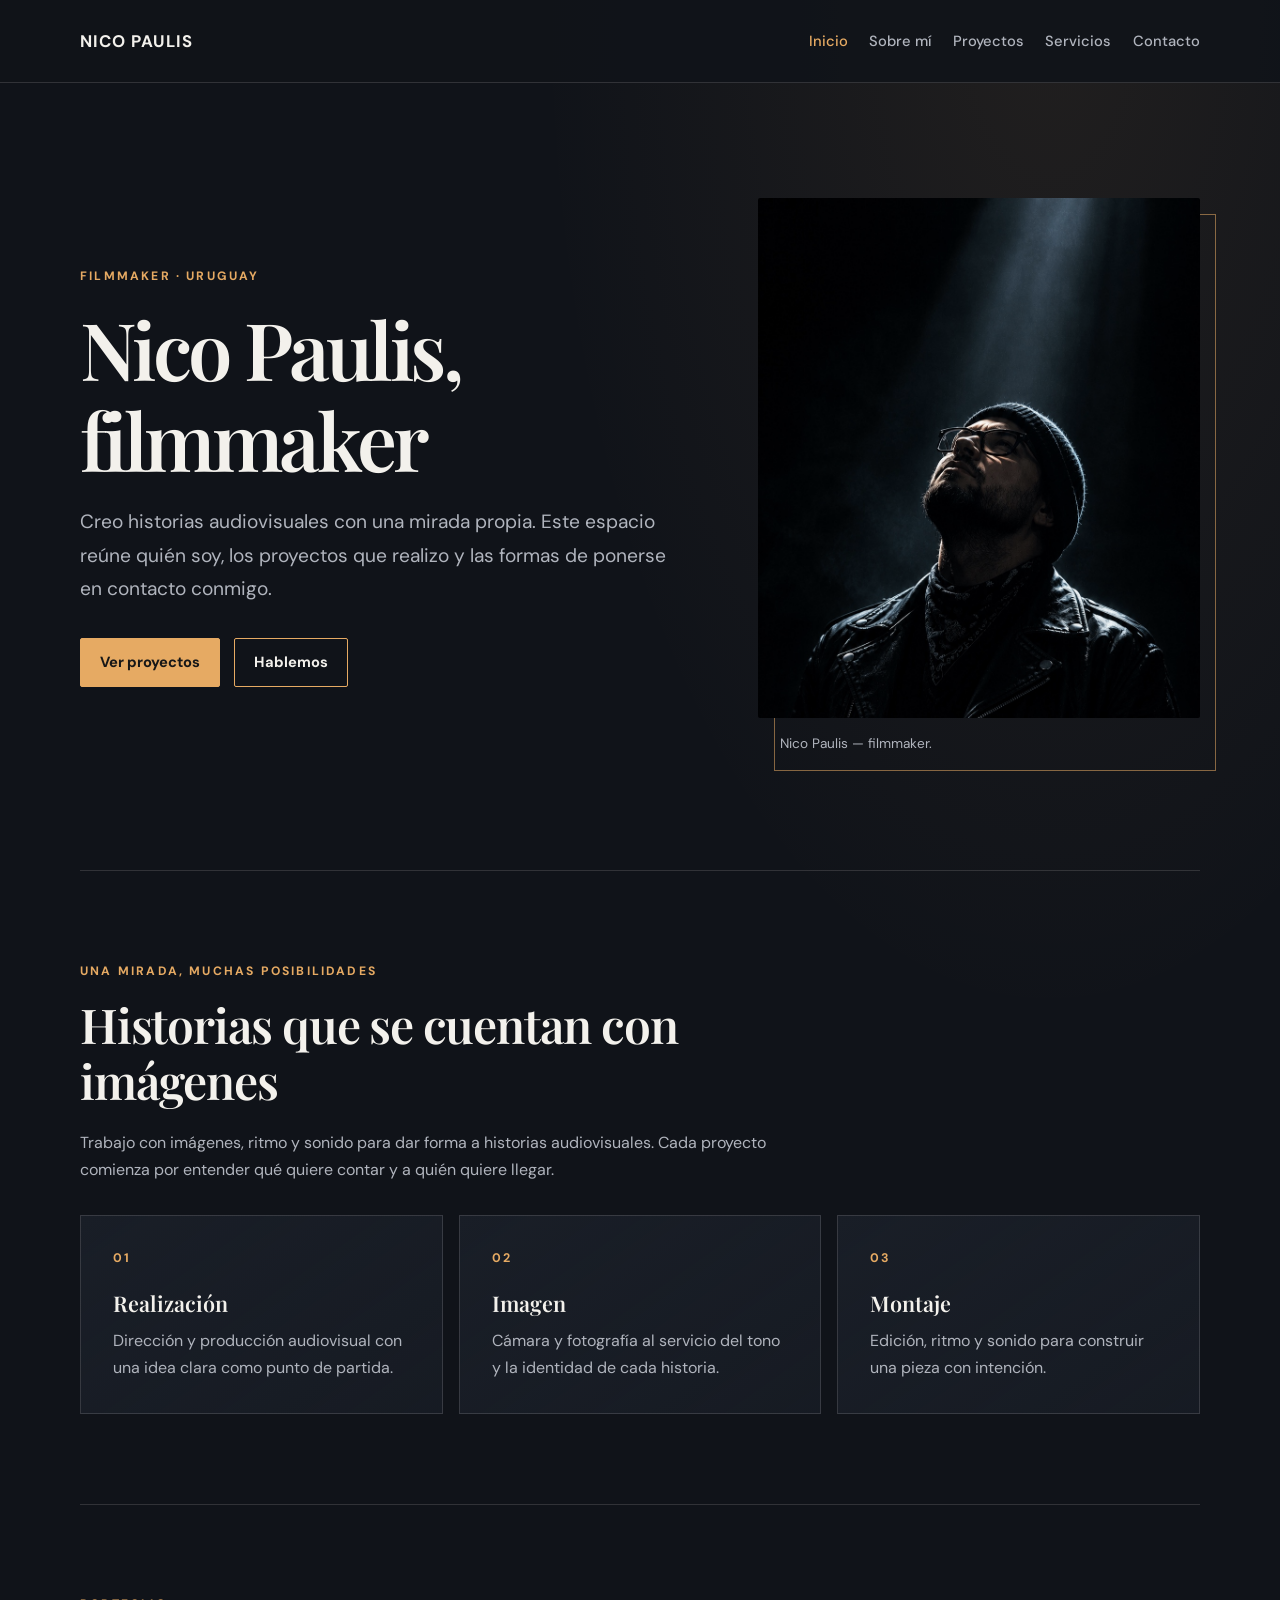
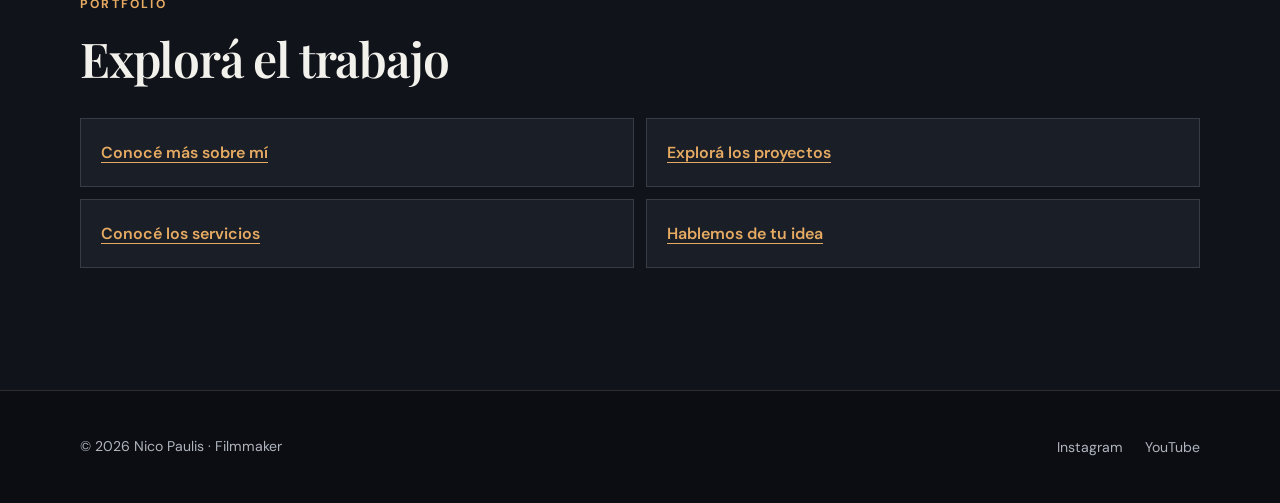
<file: index.html>
<!DOCTYPE html>
<html lang="es">
<head>
  <meta charset="UTF-8">
  <meta name="viewport" content="width=device-width, initial-scale=1.0">
  <meta name="description" content="Portfolio audiovisual de Nico Paulis, filmmaker.">
  <title>Nico Paulis | Filmmaker</title>
  <link rel="preconnect" href="https://fonts.googleapis.com">
  <link rel="preconnect" href="https://fonts.gstatic.com" crossorigin>
  <link href="https://fonts.googleapis.com/css2?family=DM+Sans:wght@400;500;600;700&family=Playfair+Display:wght@500;600;700&display=swap" rel="stylesheet">
  <link rel="stylesheet" href="styles/styles.css">
</head>
<body class="home-page">
  <header class="site-header">
    <div class="container header-inner">
      <a class="brand" href="index.html" aria-label="Nico Paulis, inicio">Nico Paulis</a>
      <nav class="site-nav" aria-label="Navegación principal">
        <ul>
          <li><a href="index.html" aria-current="page">Inicio</a></li>
          <li><a href="pages/sobre-mi.html">Sobre mí</a></li>
          <li><a href="pages/proyectos.html">Proyectos</a></li>
          <li><a href="pages/servicios.html">Servicios</a></li>
          <li><a href="pages/contacto.html">Contacto</a></li>
        </ul>
      </nav>
    </div>
  </header>

  <main class="page-shell">
    <section class="page-hero" aria-labelledby="titulo-principal">
      <div class="hero-copy">
        <p class="eyebrow">Filmmaker · Uruguay</p>
        <h1 id="titulo-principal">Nico Paulis, filmmaker</h1>
        <p class="lead">Creo historias audiovisuales con una mirada propia. Este espacio reúne quién soy, los proyectos que realizo y las formas de ponerse en contacto conmigo.</p>
        <div class="hero-actions">
          <a class="button" href="pages/proyectos.html">Ver proyectos</a>
          <a class="button button--secondary" href="pages/contacto.html">Hablemos</a>
        </div>
      </div>
      <figure class="hero-media">
        <img src="assets/nico-paulis.jpg" alt="Retrato de Nico Paulis mirando hacia una luz.">
        <figcaption>Nico Paulis — filmmaker.</figcaption>
      </figure>
    </section>

    <section class="content-section" aria-labelledby="titulo-mirada">
      <div class="section-intro">
        <p class="eyebrow">Una mirada, muchas posibilidades</p>
        <h2 id="titulo-mirada">Historias que se cuentan con imágenes</h2>
        <p>Trabajo con imágenes, ritmo y sonido para dar forma a historias audiovisuales. Cada proyecto comienza por entender qué quiere contar y a quién quiere llegar.</p>
      </div>
      <div class="card-grid">
        <article class="card">
          <span class="card-number">01</span>
          <h3>Realización</h3>
          <p>Dirección y producción audiovisual con una idea clara como punto de partida.</p>
        </article>
        <article class="card">
          <span class="card-number">02</span>
          <h3>Imagen</h3>
          <p>Cámara y fotografía al servicio del tono y la identidad de cada historia.</p>
        </article>
        <article class="card">
          <span class="card-number">03</span>
          <h3>Montaje</h3>
          <p>Edición, ritmo y sonido para construir una pieza con intención.</p>
        </article>
      </div>
    </section>

    <section class="content-section" aria-labelledby="titulo-explorar">
      <div class="section-intro">
        <p class="eyebrow">Portfolio</p>
        <h2 id="titulo-explorar">Explorá el trabajo</h2>
      </div>
      <ul class="pill-list">
        <li><a class="text-link" href="pages/sobre-mi.html">Conocé más sobre mí</a></li>
        <li><a class="text-link" href="pages/proyectos.html">Explorá los proyectos</a></li>
        <li><a class="text-link" href="pages/servicios.html">Conocé los servicios</a></li>
        <li><a class="text-link" href="pages/contacto.html">Hablemos de tu idea</a></li>
      </ul>
    </section>
  </main>

  <footer class="site-footer">
    <div class="container footer-inner">
      <p>© 2026 Nico Paulis · Filmmaker</p>
      <nav class="footer-nav" aria-label="Redes sociales">
        <ul>
          <li><a href="https://www.instagram.com/nicopaulisfoto/">Instagram</a></li>
          <li><a href="https://www.youtube.com/">YouTube</a></li>
        </ul>
      </nav>
    </div>
  </footer>
</body>
</html>
</file>
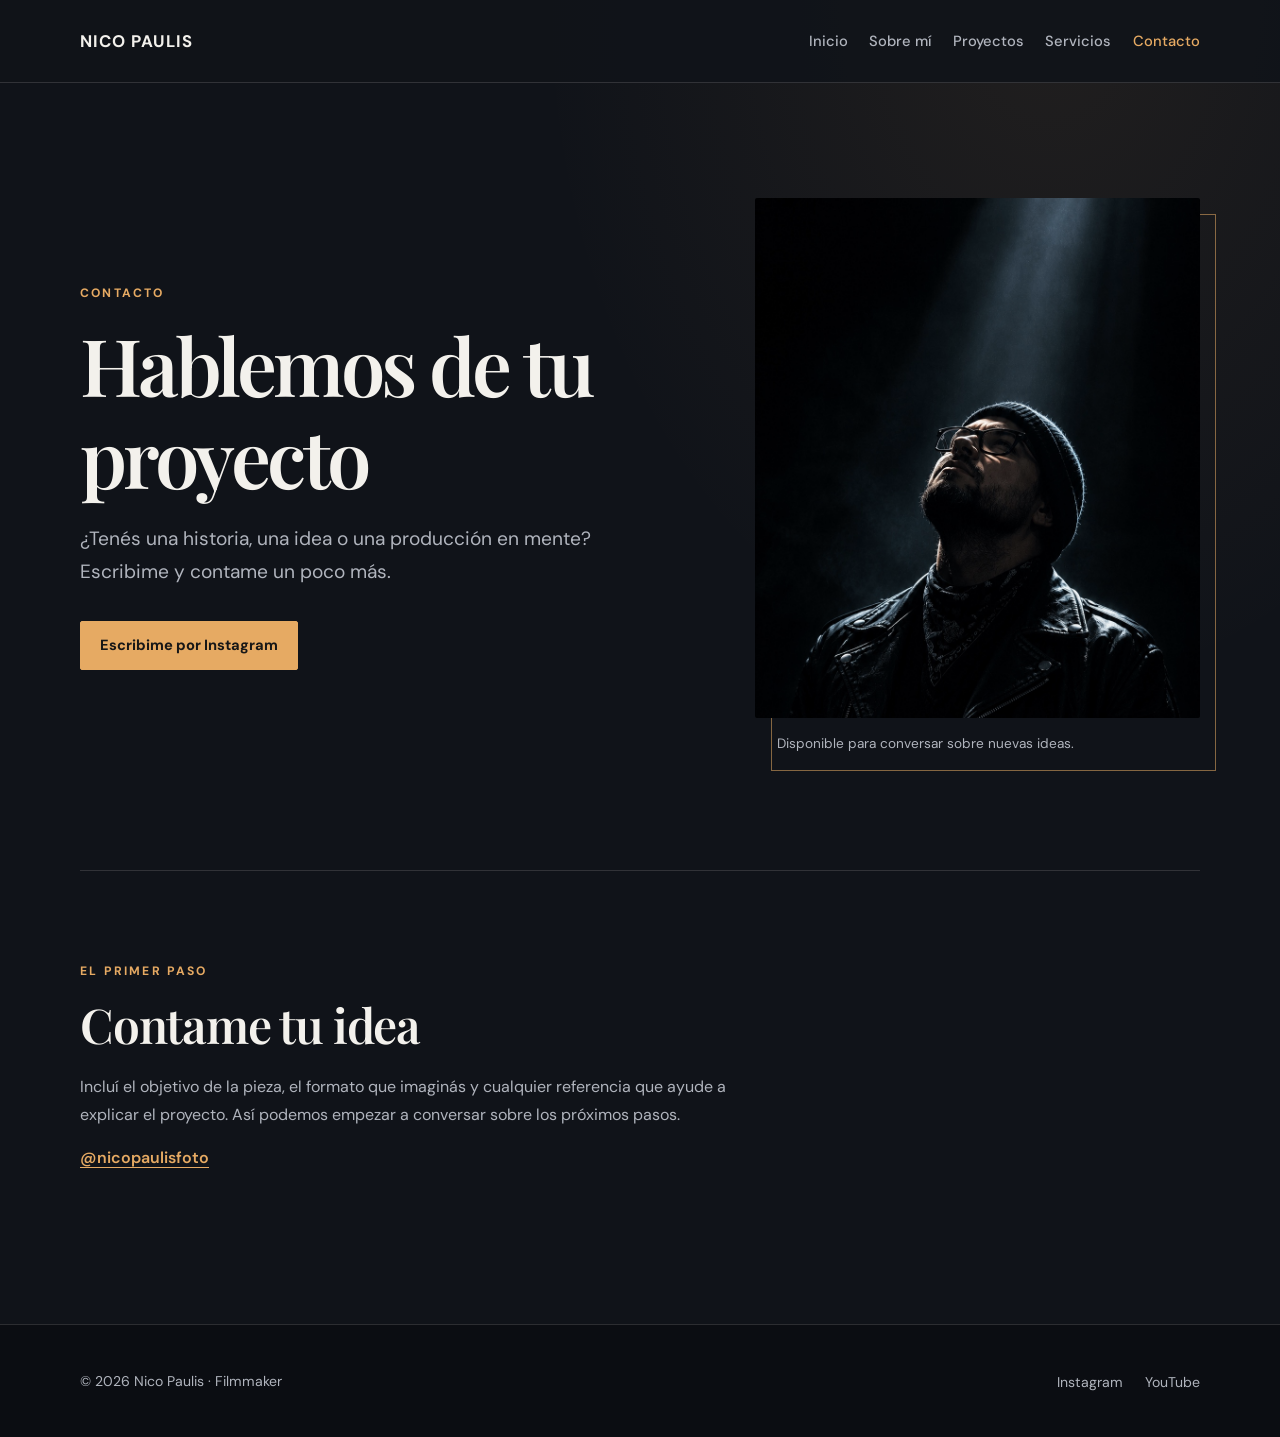
<file: pages/contacto.html>
<!DOCTYPE html>
<html lang="es">
<head>
  <meta charset="UTF-8">
  <meta name="viewport" content="width=device-width, initial-scale=1.0">
  <meta name="description" content="Contactá a Nico Paulis para hablar de un proyecto audiovisual.">
  <title>Contacto | Nico Paulis</title>
  <link rel="preconnect" href="https://fonts.googleapis.com">
  <link rel="preconnect" href="https://fonts.gstatic.com" crossorigin>
  <link href="https://fonts.googleapis.com/css2?family=DM+Sans:wght@400;500;600;700&family=Playfair+Display:wght@500;600;700&display=swap" rel="stylesheet">
  <link rel="stylesheet" href="../styles/styles.css">
</head>
<body>
  <header class="site-header">
    <div class="container header-inner">
      <a class="brand" href="../index.html" aria-label="Nico Paulis, inicio">Nico Paulis</a>
      <nav class="site-nav" aria-label="Navegación principal">
        <ul>
          <li><a href="../index.html">Inicio</a></li>
          <li><a href="sobre-mi.html">Sobre mí</a></li>
          <li><a href="proyectos.html">Proyectos</a></li>
          <li><a href="servicios.html">Servicios</a></li>
          <li><a href="contacto.html" aria-current="page">Contacto</a></li>
        </ul>
      </nav>
    </div>
  </header>

  <main class="page-shell">
    <section class="page-hero" aria-labelledby="titulo-principal">
      <div class="hero-copy">
        <p class="eyebrow">Contacto</p>
        <h1 id="titulo-principal">Hablemos de tu proyecto</h1>
        <p class="lead">¿Tenés una historia, una idea o una producción en mente? Escribime y contame un poco más.</p>
        <div class="hero-actions">
          <a class="button" href="https://www.instagram.com/nicopaulisfoto/">Escribime por Instagram</a>
        </div>
      </div>
      <figure class="hero-media">
        <img src="../assets/nico-paulis.jpg" alt="Retrato de Nico Paulis, filmmaker.">
        <figcaption>Disponible para conversar sobre nuevas ideas.</figcaption>
      </figure>
    </section>

    <section class="content-section" aria-labelledby="titulo-canales">
      <div class="section-intro">
        <p class="eyebrow">El primer paso</p>
        <h2 id="titulo-canales">Contame tu idea</h2>
        <p>Incluí el objetivo de la pieza, el formato que imaginás y cualquier referencia que ayude a explicar el proyecto. Así podemos empezar a conversar sobre los próximos pasos.</p>
        <a class="text-link" href="https://www.instagram.com/nicopaulisfoto/">@nicopaulisfoto</a>
      </div>
    </section>
  </main>

  <footer class="site-footer">
    <div class="container footer-inner">
      <p>© 2026 Nico Paulis · Filmmaker</p>
      <nav class="footer-nav" aria-label="Redes sociales">
        <ul>
          <li><a href="https://www.instagram.com/nicopaulisfoto/">Instagram</a></li>
          <li><a href="https://www.youtube.com/">YouTube</a></li>
        </ul>
      </nav>
    </div>
  </footer>
</body>
</html>
</file>
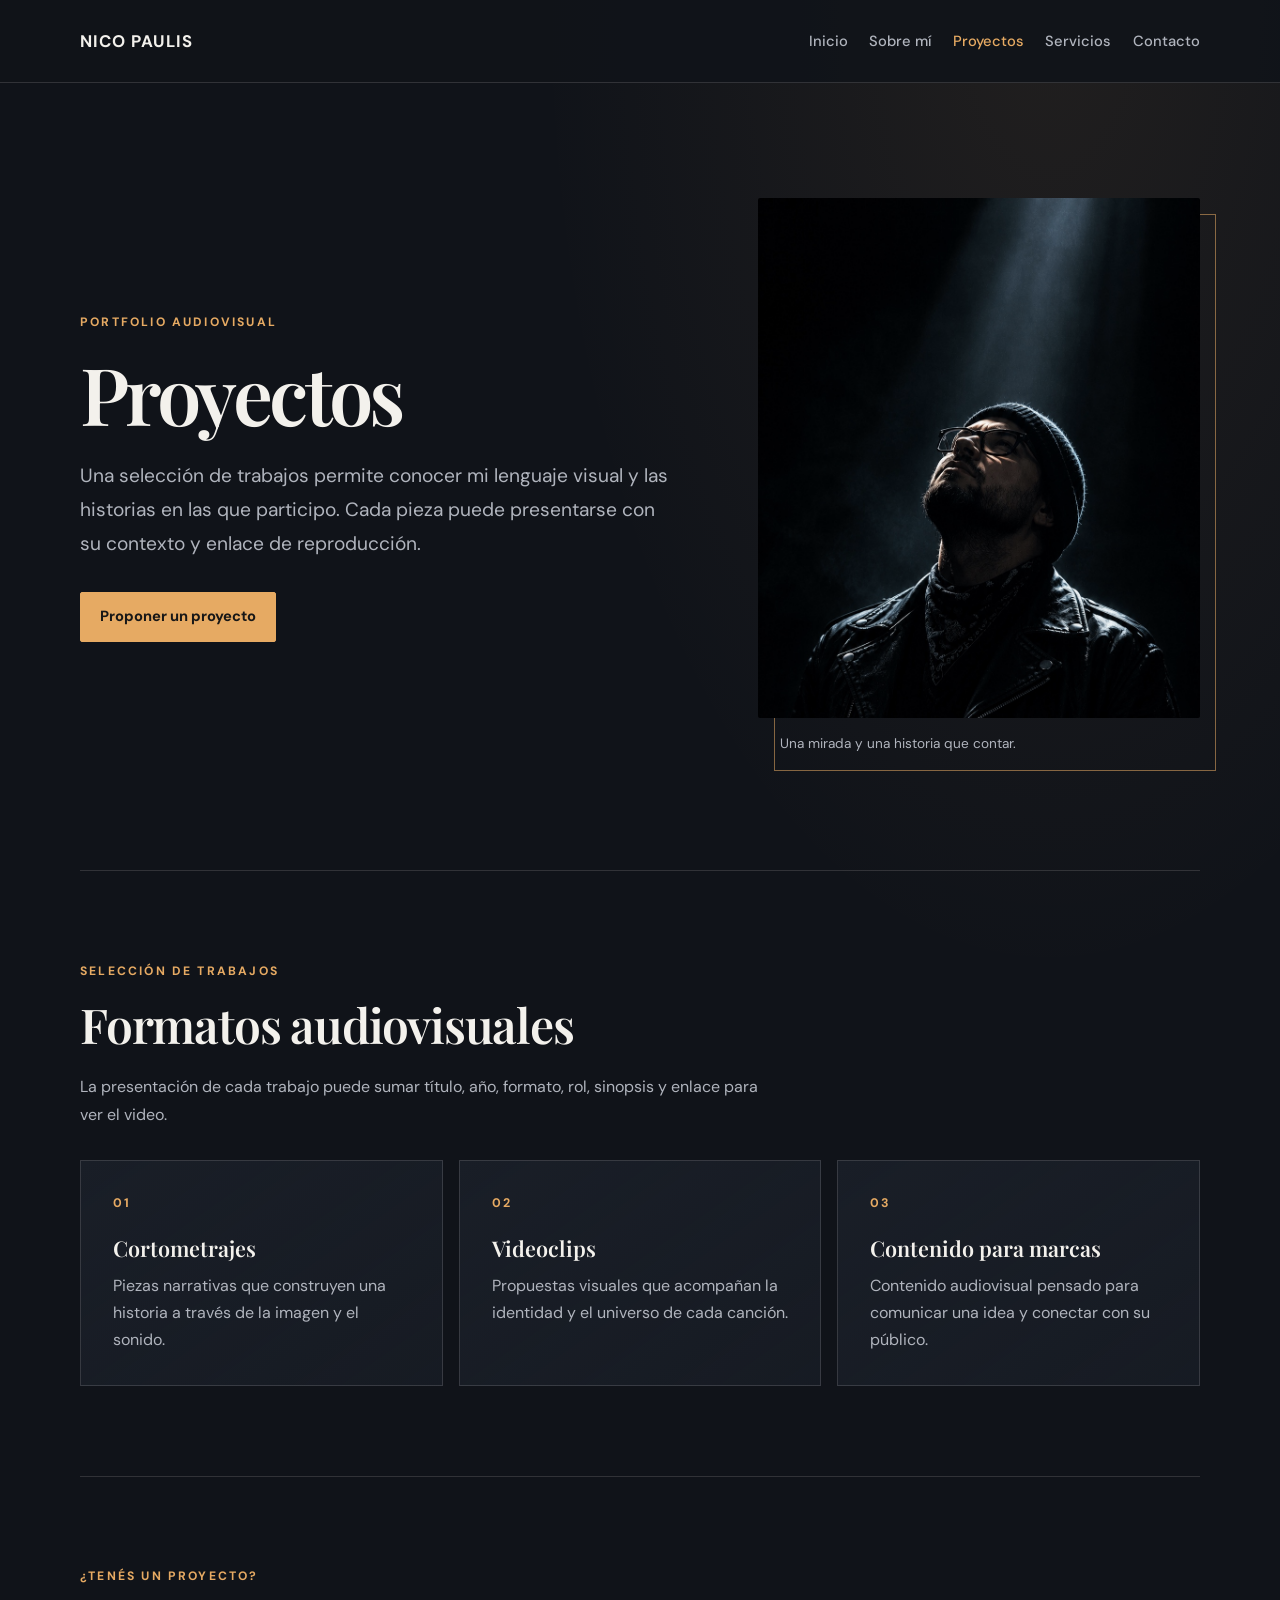
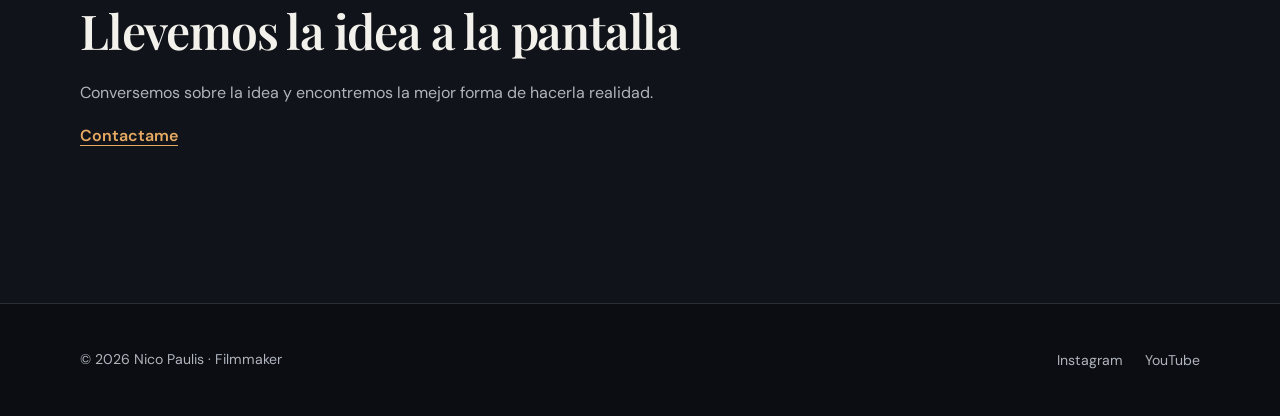
<file: pages/proyectos.html>
<!DOCTYPE html>
<html lang="es">
<head>
  <meta charset="UTF-8">
  <meta name="viewport" content="width=device-width, initial-scale=1.0">
  <meta name="description" content="Selección y presentación de proyectos audiovisuales de Nico Paulis.">
  <title>Proyectos | Nico Paulis</title>
  <link rel="preconnect" href="https://fonts.googleapis.com">
  <link rel="preconnect" href="https://fonts.gstatic.com" crossorigin>
  <link href="https://fonts.googleapis.com/css2?family=DM+Sans:wght@400;500;600;700&family=Playfair+Display:wght@500;600;700&display=swap" rel="stylesheet">
  <link rel="stylesheet" href="../styles/styles.css">
</head>
<body class="projects-page">
  <header class="site-header">
    <div class="container header-inner">
      <a class="brand" href="../index.html" aria-label="Nico Paulis, inicio">Nico Paulis</a>
      <nav class="site-nav" aria-label="Navegación principal">
        <ul>
          <li><a href="../index.html">Inicio</a></li>
          <li><a href="sobre-mi.html">Sobre mí</a></li>
          <li><a href="proyectos.html" aria-current="page">Proyectos</a></li>
          <li><a href="servicios.html">Servicios</a></li>
          <li><a href="contacto.html">Contacto</a></li>
        </ul>
      </nav>
    </div>
  </header>

  <main class="page-shell">
    <section class="page-hero" aria-labelledby="titulo-principal">
      <div class="hero-copy">
        <p class="eyebrow">Portfolio audiovisual</p>
        <h1 id="titulo-principal">Proyectos</h1>
        <p class="lead">Una selección de trabajos permite conocer mi lenguaje visual y las historias en las que participo. Cada pieza puede presentarse con su contexto y enlace de reproducción.</p>
        <div class="hero-actions">
          <a class="button" href="contacto.html">Proponer un proyecto</a>
        </div>
      </div>
      <figure class="hero-media">
        <img src="../assets/nico-paulis.jpg" alt="Retrato de Nico Paulis, filmmaker.">
        <figcaption>Una mirada y una historia que contar.</figcaption>
      </figure>
    </section>

    <section class="content-section" aria-labelledby="titulo-seleccion">
      <div class="section-intro">
        <p class="eyebrow">Selección de trabajos</p>
        <h2 id="titulo-seleccion">Formatos audiovisuales</h2>
        <p>La presentación de cada trabajo puede sumar título, año, formato, rol, sinopsis y enlace para ver el video.</p>
      </div>
      <div class="card-grid">
        <article class="card">
          <span class="card-number">01</span>
          <h3>Cortometrajes</h3>
          <p>Piezas narrativas que construyen una historia a través de la imagen y el sonido.</p>
        </article>
        <article class="card">
          <span class="card-number">02</span>
          <h3>Videoclips</h3>
          <p>Propuestas visuales que acompañan la identidad y el universo de cada canción.</p>
        </article>
        <article class="card">
          <span class="card-number">03</span>
          <h3>Contenido para marcas</h3>
          <p>Contenido audiovisual pensado para comunicar una idea y conectar con su público.</p>
        </article>
      </div>
    </section>

    <section class="content-section" aria-labelledby="titulo-colaboracion">
      <div class="section-intro">
        <p class="eyebrow">¿Tenés un proyecto?</p>
        <h2 id="titulo-colaboracion">Llevemos la idea a la pantalla</h2>
        <p>Conversemos sobre la idea y encontremos la mejor forma de hacerla realidad.</p>
        <a class="text-link" href="contacto.html">Contactame</a>
      </div>
    </section>
  </main>

  <footer class="site-footer">
    <div class="container footer-inner">
      <p>© 2026 Nico Paulis · Filmmaker</p>
      <nav class="footer-nav" aria-label="Redes sociales">
        <ul>
          <li><a href="https://www.instagram.com/nicopaulisfoto/">Instagram</a></li>
          <li><a href="https://www.youtube.com/">YouTube</a></li>
        </ul>
      </nav>
    </div>
  </footer>
</body>
</html>
</file>
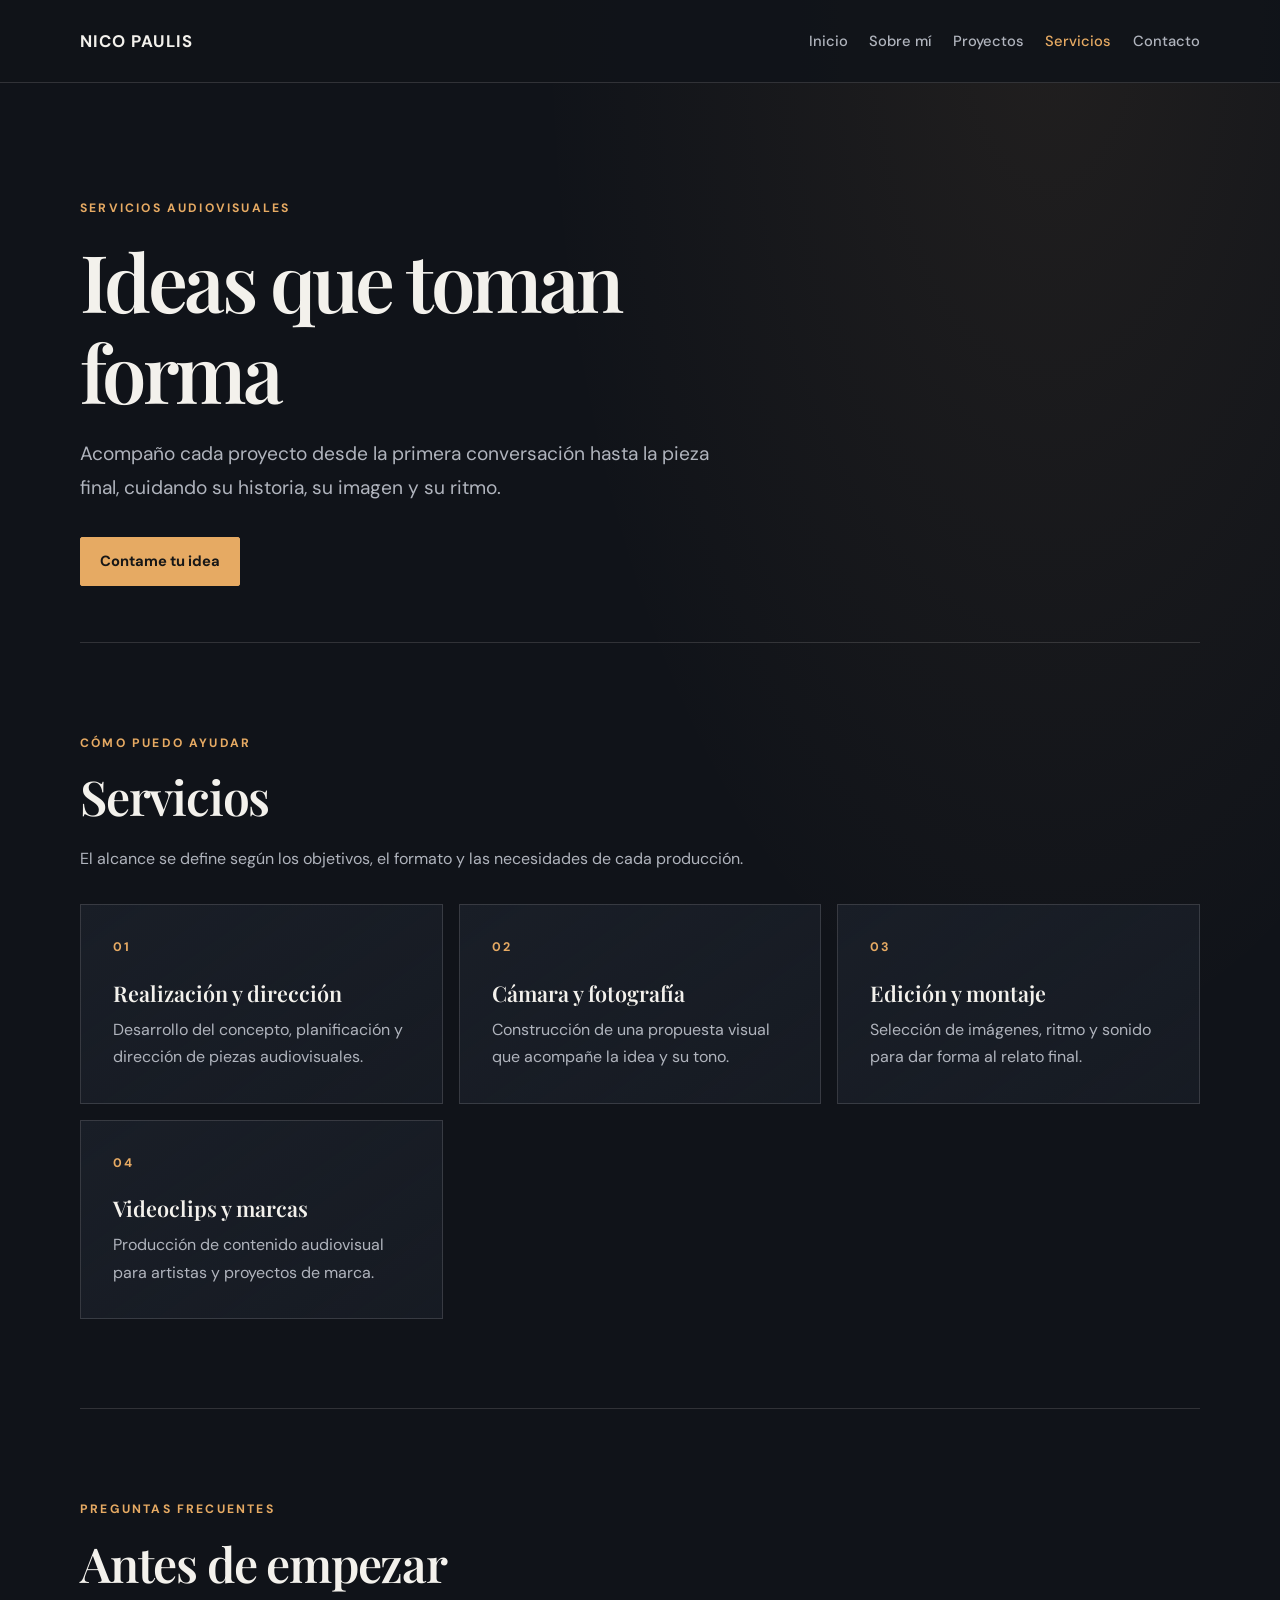
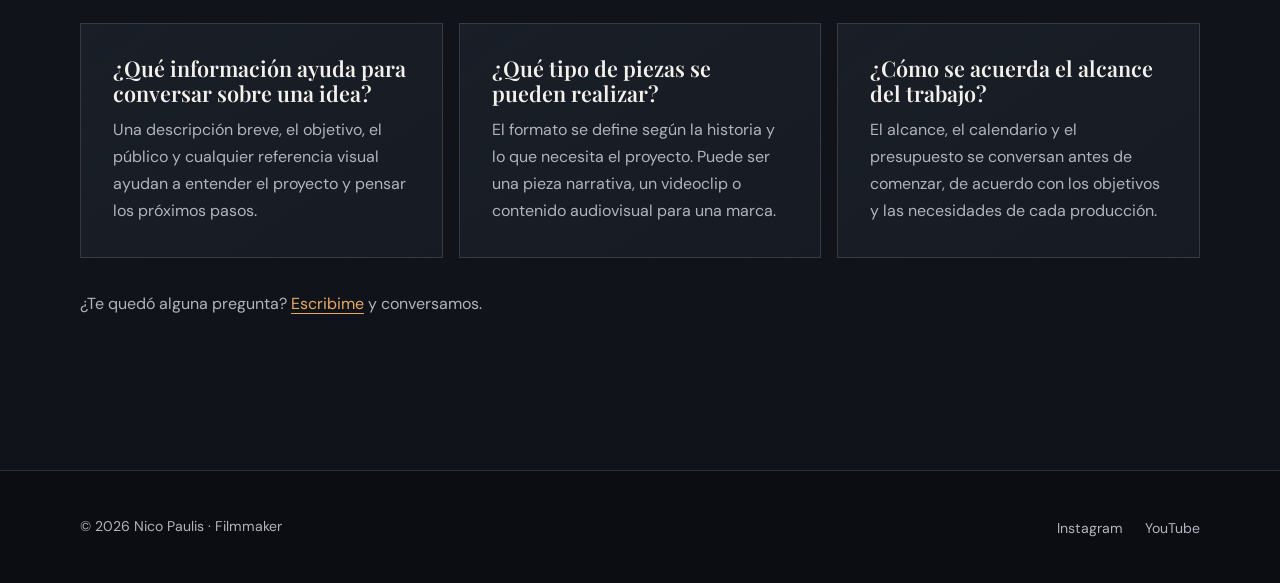
<file: pages/servicios.html>
<!DOCTYPE html>
<html lang="es">
<head>
  <meta charset="UTF-8">
  <meta name="viewport" content="width=device-width, initial-scale=1.0">
  <meta name="description" content="Servicios audiovisuales de Nico Paulis: realización, cámara, edición y contenido para marcas.">
  <title>Servicios | Nico Paulis</title>
  <link rel="preconnect" href="https://fonts.googleapis.com">
  <link rel="preconnect" href="https://fonts.gstatic.com" crossorigin>
  <link href="https://fonts.googleapis.com/css2?family=DM+Sans:wght@400;500;600;700&family=Playfair+Display:wght@500;600;700&display=swap" rel="stylesheet">
  <link rel="stylesheet" href="../styles/styles.css">
</head>
<body>
  <header class="site-header">
    <div class="container header-inner">
      <a class="brand" href="../index.html" aria-label="Nico Paulis, inicio">Nico Paulis</a>
      <nav class="site-nav" aria-label="Navegación principal">
        <ul>
          <li><a href="../index.html">Inicio</a></li>
          <li><a href="sobre-mi.html">Sobre mí</a></li>
          <li><a href="proyectos.html">Proyectos</a></li>
          <li><a href="servicios.html" aria-current="page">Servicios</a></li>
          <li><a href="contacto.html">Contacto</a></li>
        </ul>
      </nav>
    </div>
  </header>

  <main class="page-shell">
    <section class="page-hero page-hero--text" aria-labelledby="titulo-principal">
      <div class="hero-copy">
        <p class="eyebrow">Servicios audiovisuales</p>
        <h1 id="titulo-principal">Ideas que toman forma</h1>
        <p class="lead">Acompaño cada proyecto desde la primera conversación hasta la pieza final, cuidando su historia, su imagen y su ritmo.</p>
        <div class="hero-actions">
          <a class="button" href="contacto.html">Contame tu idea</a>
        </div>
      </div>
    </section>

    <section class="content-section" aria-labelledby="titulo-servicios">
      <div class="section-intro">
        <p class="eyebrow">Cómo puedo ayudar</p>
        <h2 id="titulo-servicios">Servicios</h2>
        <p>El alcance se define según los objetivos, el formato y las necesidades de cada producción.</p>
      </div>
      <div class="card-grid">
        <article class="card">
          <span class="card-number">01</span>
          <h3>Realización y dirección</h3>
          <p>Desarrollo del concepto, planificación y dirección de piezas audiovisuales.</p>
        </article>
        <article class="card">
          <span class="card-number">02</span>
          <h3>Cámara y fotografía</h3>
          <p>Construcción de una propuesta visual que acompañe la idea y su tono.</p>
        </article>
        <article class="card">
          <span class="card-number">03</span>
          <h3>Edición y montaje</h3>
          <p>Selección de imágenes, ritmo y sonido para dar forma al relato final.</p>
        </article>
        <article class="card">
          <span class="card-number">04</span>
          <h3>Videoclips y marcas</h3>
          <p>Producción de contenido audiovisual para artistas y proyectos de marca.</p>
        </article>
      </div>
    </section>

    <section class="content-section" aria-labelledby="titulo-preguntas">
      <div class="section-intro">
        <p class="eyebrow">Preguntas frecuentes</p>
        <h2 id="titulo-preguntas">Antes de empezar</h2>
      </div>
      <div class="card-grid">
        <article class="card">
          <h3>¿Qué información ayuda para conversar sobre una idea?</h3>
          <p>Una descripción breve, el objetivo, el público y cualquier referencia visual ayudan a entender el proyecto y pensar los próximos pasos.</p>
        </article>
        <article class="card">
          <h3>¿Qué tipo de piezas se pueden realizar?</h3>
          <p>El formato se define según la historia y lo que necesita el proyecto. Puede ser una pieza narrativa, un videoclip o contenido audiovisual para una marca.</p>
        </article>
        <article class="card">
          <h3>¿Cómo se acuerda el alcance del trabajo?</h3>
          <p>El alcance, el calendario y el presupuesto se conversan antes de comenzar, de acuerdo con los objetivos y las necesidades de cada producción.</p>
        </article>
      </div>
      <p class="section-intro section-contact-note">¿Te quedó alguna pregunta? <a href="contacto.html">Escribime</a> y conversamos.</p>
    </section>
  </main>

  <footer class="site-footer">
    <div class="container footer-inner">
      <p>© 2026 Nico Paulis · Filmmaker</p>
      <nav class="footer-nav" aria-label="Redes sociales">
        <ul>
          <li><a href="https://www.instagram.com/nicopaulisfoto/">Instagram</a></li>
          <li><a href="https://www.youtube.com/">YouTube</a></li>
        </ul>
      </nav>
    </div>
  </footer>
</body>
</html>
</file>
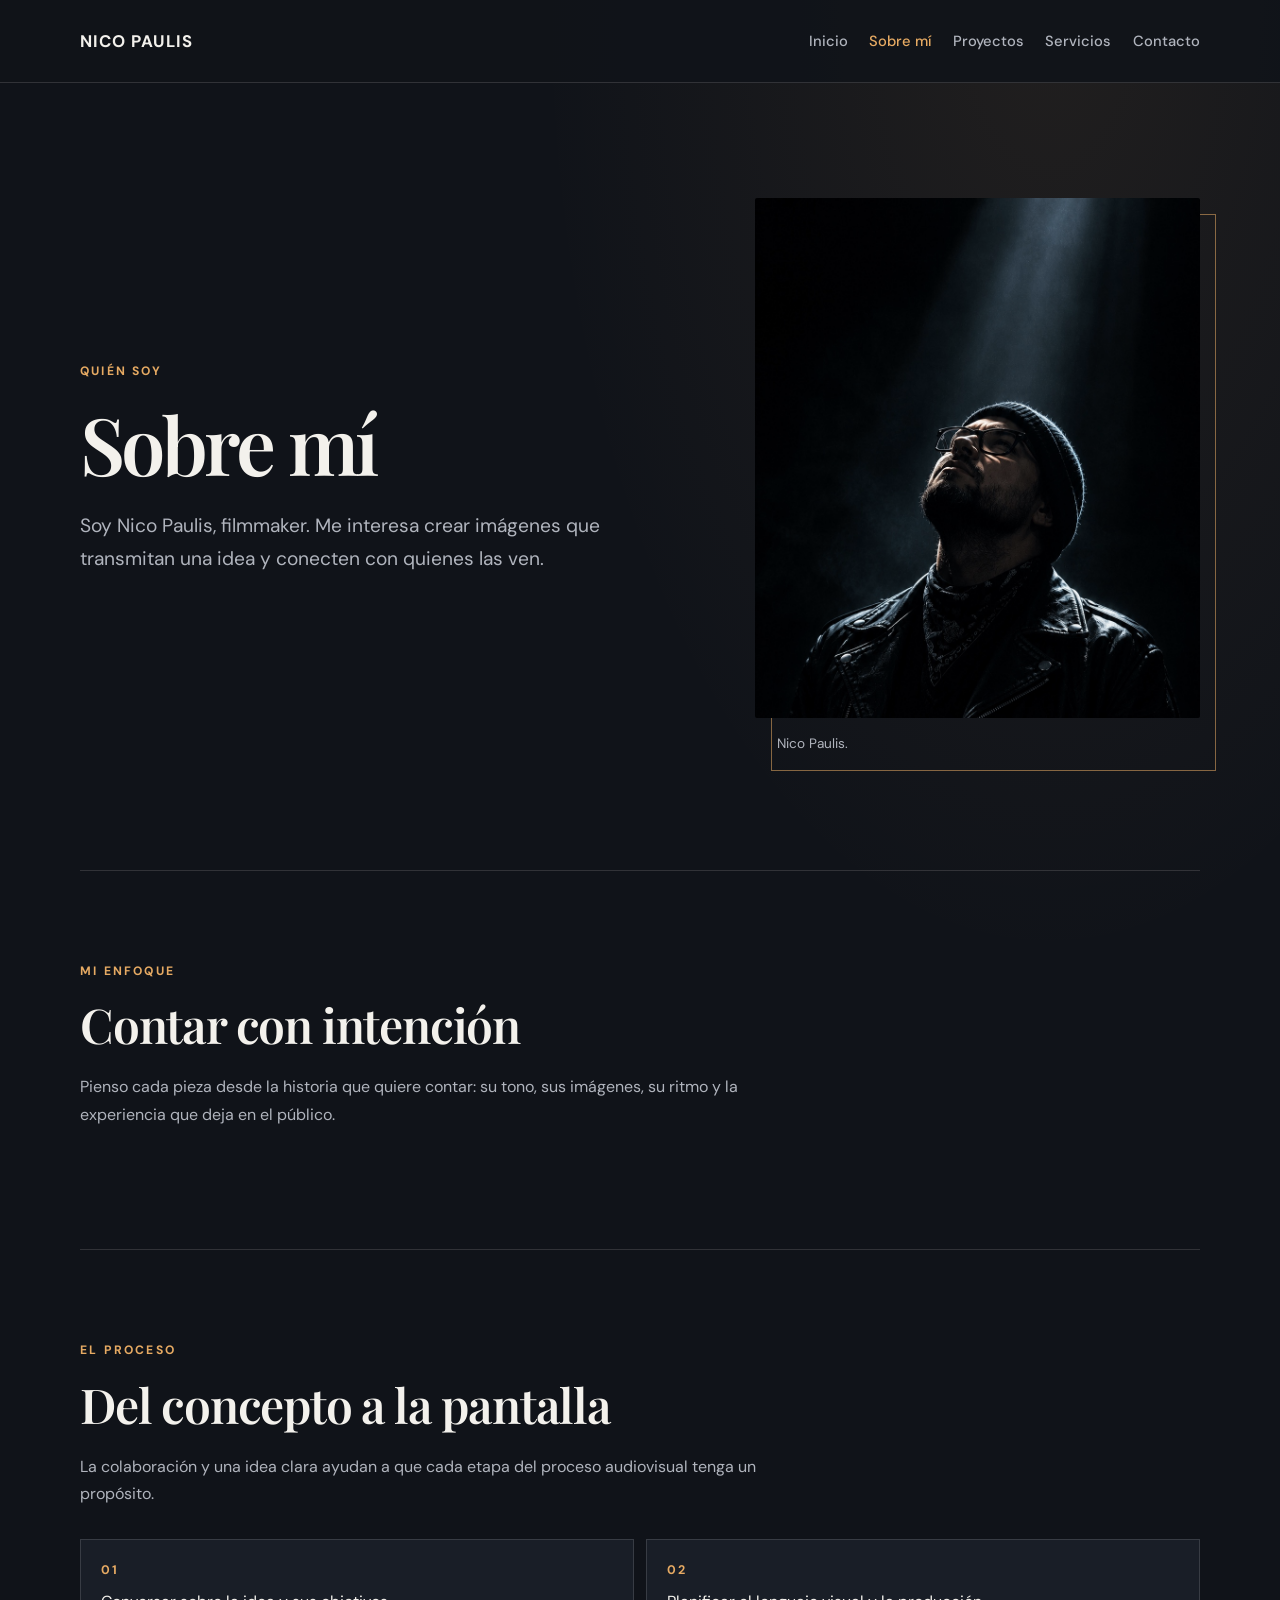
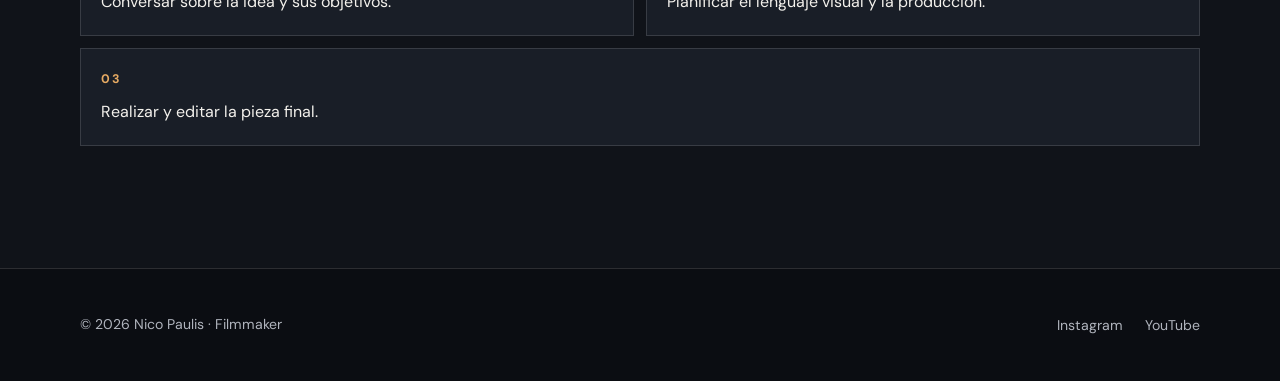
<file: pages/sobre-mi.html>
<!DOCTYPE html>
<html lang="es">
<head>
  <meta charset="UTF-8">
  <meta name="viewport" content="width=device-width, initial-scale=1.0">
  <meta name="description" content="Conocé a Nico Paulis, filmmaker.">
  <title>Sobre mí | Nico Paulis</title>
  <link rel="preconnect" href="https://fonts.googleapis.com">
  <link rel="preconnect" href="https://fonts.gstatic.com" crossorigin>
  <link href="https://fonts.googleapis.com/css2?family=DM+Sans:wght@400;500;600;700&family=Playfair+Display:wght@500;600;700&display=swap" rel="stylesheet">
  <link rel="stylesheet" href="../styles/styles.css">
</head>
<body>
  <header class="site-header">
    <div class="container header-inner">
      <a class="brand" href="../index.html" aria-label="Nico Paulis, inicio">Nico Paulis</a>
      <nav class="site-nav" aria-label="Navegación principal">
        <ul>
          <li><a href="../index.html">Inicio</a></li>
          <li><a href="sobre-mi.html" aria-current="page">Sobre mí</a></li>
          <li><a href="proyectos.html">Proyectos</a></li>
          <li><a href="servicios.html">Servicios</a></li>
          <li><a href="contacto.html">Contacto</a></li>
        </ul>
      </nav>
    </div>
  </header>

  <main class="page-shell">
    <section class="page-hero" aria-labelledby="titulo-principal">
      <div class="hero-copy">
        <p class="eyebrow">Quién soy</p>
        <h1 id="titulo-principal">Sobre mí</h1>
        <p class="lead">Soy Nico Paulis, filmmaker. Me interesa crear imágenes que transmitan una idea y conecten con quienes las ven.</p>
      </div>
      <figure class="hero-media">
        <img src="../assets/nico-paulis.jpg" alt="Retrato de Nico Paulis mirando hacia una luz.">
        <figcaption>Nico Paulis.</figcaption>
      </figure>
    </section>

    <section class="content-section" aria-labelledby="titulo-enfoque">
      <div class="section-intro">
        <p class="eyebrow">Mi enfoque</p>
        <h2 id="titulo-enfoque">Contar con intención</h2>
        <p>Pienso cada pieza desde la historia que quiere contar: su tono, sus imágenes, su ritmo y la experiencia que deja en el público.</p>
      </div>
    </section>

    <section class="content-section" aria-labelledby="titulo-proceso">
      <div class="section-intro">
        <p class="eyebrow">El proceso</p>
        <h2 id="titulo-proceso">Del concepto a la pantalla</h2>
        <p>La colaboración y una idea clara ayudan a que cada etapa del proceso audiovisual tenga un propósito.</p>
      </div>
      <ol class="steps">
        <li>Conversar sobre la idea y sus objetivos.</li>
        <li>Planificar el lenguaje visual y la producción.</li>
        <li>Realizar y editar la pieza final.</li>
      </ol>
    </section>
  </main>

  <footer class="site-footer">
    <div class="container footer-inner">
      <p>© 2026 Nico Paulis · Filmmaker</p>
      <nav class="footer-nav" aria-label="Redes sociales">
        <ul>
          <li><a href="https://www.instagram.com/nicopaulisfoto/">Instagram</a></li>
          <li><a href="https://www.youtube.com/">YouTube</a></li>
        </ul>
      </nav>
    </div>
  </footer>
</body>
</html>
</file>
<file: styles/styles.css>
/* ------------------------------
   Box Model: reinicio global
------------------------------ */
* {
  margin: 0;
  padding: 0;
  box-sizing: border-box;
}

/* ------------------------------
   Paleta y tipografías
------------------------------ */
:root {
  color-scheme: dark;
  --color-background: #101319;
  --color-surface: #191e27;
  --color-surface-soft: #202733;
  --color-text: #f3f1ec;
  --color-muted: #b0b4bd;
  --color-accent: #e6aa63;
  --color-accent-dark: #bd7c38;
  --color-line: rgba(243, 241, 236, 0.14);
  --font-body: 'DM Sans', sans-serif;
  --font-heading: 'Playfair Display', Georgia, serif;
  --content-width: 1120px;
}

/* ------------------------------
   Base y fondo
------------------------------ */
html {
  scroll-behavior: smooth;
}

body {
  min-width: 320px;
  margin: 0;
  background:
    radial-gradient(ellipse at 82% 0%, rgba(230, 170, 99, 0.08), transparent 32rem),
    var(--color-background);
  color: var(--color-text);
  font-family: var(--font-body);
  font-size: 1rem;
  font-weight: 400;
  line-height: 1.7;
}

img {
  display: block;
  max-width: 100%;
}

a {
  color: var(--color-accent);
  text-decoration-thickness: 1px;
  text-underline-offset: 0.22em;
}

a:hover {
  color: #ffd19a;
}

a:focus-visible {
  outline: 2px solid var(--color-accent);
  outline-offset: 4px;
  border-radius: 3px;
}

/* ------------------------------
   Navegación y estructura
------------------------------ */
.container {
  width: min(var(--content-width), calc(100% - 3rem));
  margin-inline: auto;
}

.site-header {
  position: relative;
  z-index: 1;
  border-bottom: 1px solid var(--color-line);
  background: rgba(16, 19, 25, 0.9);
}

.header-inner {
  display: flex;
  min-height: 82px;
  align-items: center;
  justify-content: space-between;
  gap: 2rem;
}

.brand {
  color: var(--color-text);
  font-size: 1.05rem;
  font-weight: 700;
  letter-spacing: 0.06em;
  text-decoration: none;
  text-transform: uppercase;
  white-space: nowrap;
}

.site-nav ul,
.footer-nav ul {
  display: flex;
  flex-wrap: wrap;
  align-items: center;
  gap: 0.35rem 1.35rem;
  margin: 0;
  padding: 0;
  list-style: none;
}

.site-nav {
  display: flex;
  flex: 1;
  align-items: center;
  justify-content: flex-end;
}

.site-nav a {
  color: var(--color-muted);
  font-size: 0.92rem;
  font-weight: 500;
  text-decoration: none;
  transition: color 160ms ease;
}

.site-nav a:hover,
.site-nav a[aria-current="page"] {
  color: var(--color-accent);
}

.page-shell {
  width: min(var(--content-width), calc(100% - 3rem));
  min-height: 65vh;
  margin-inline: auto;
}

/* ------------------------------
   Títulos y presentación
------------------------------ */
h1,
h2,
h3 {
  margin-top: 0;
  color: var(--color-text);
  font-family: var(--font-heading);
  font-weight: 600;
  line-height: 1.15;
}

h1 {
  max-width: 13ch;
  margin-bottom: 1.25rem;
  font-size: clamp(2.75rem, 6.2vw, 5.35rem);
  letter-spacing: -0.045em;
}

h2 {
  margin-bottom: 1.3rem;
  font-size: clamp(2rem, 4vw, 3rem);
  letter-spacing: -0.025em;
}

h3 {
  margin-bottom: 0.65rem;
  font-size: 1.35rem;
}

p {
  margin-top: 0;
  margin-bottom: 1rem;
  color: var(--color-muted);
}

.lead {
  max-width: 62ch;
  font-size: clamp(1.08rem, 1.5vw, 1.25rem);
  line-height: 1.75;
}

.eyebrow {
  margin-bottom: 1rem;
  color: var(--color-accent);
  font-size: 0.76rem;
  font-weight: 700;
  letter-spacing: 0.18em;
  text-transform: uppercase;
}

.page-hero {
  display: grid;
  min-height: 560px;
  grid-template-columns: minmax(0, 1.08fr) minmax(270px, 0.82fr);
  align-items: center;
  gap: clamp(2rem, 7vw, 6rem);
  padding-block: clamp(4rem, 9vw, 7.5rem);
}

.home-page .page-hero,
.projects-page .page-hero {
  display: flex;
  align-items: center;
  justify-content: space-between;
}

.home-page .hero-copy,
.projects-page .hero-copy {
  flex: 1 1 56%;
  min-width: 0;
}

.home-page .hero-media,
.projects-page .hero-media {
  flex: 0 1 42%;
  min-width: 0;
}

.page-hero--text {
  min-height: 410px;
  grid-template-columns: minmax(0, 1fr);
  align-items: end;
  padding-bottom: 3.5rem;
}

.hero-copy {
  max-width: 650px;
}

.hero-actions {
  display: flex;
  flex-wrap: wrap;
  gap: 0.85rem;
  margin-top: 2rem;
}

.hero-media {
  position: relative;
  margin: 0;
}

.hero-media::before {
  position: absolute;
  z-index: -1;
  inset: 1rem -1rem -1rem 1rem;
  border: 1px solid rgba(230, 170, 99, 0.55);
  content: "";
}

.hero-media img {
  width: 100%;
  max-height: 520px;
  aspect-ratio: 4 / 5;
  border-radius: 2px;
  object-fit: cover;
  object-position: center;
  filter: saturate(0.82);
}

.hero-media figcaption {
  position: relative;
  z-index: 1;
  margin-top: 0.85rem;
  padding-inline: 1.35rem;
  color: var(--color-muted);
  font-size: 0.85rem;
}

/* ------------------------------
   Botones, tarjetas y listas
------------------------------ */
.button {
  display: inline-flex;
  min-height: 48px;
  align-items: center;
  justify-content: center;
  padding: 0.7rem 1.2rem;
  border: 1px solid var(--color-accent);
  border-radius: 2px;
  background: var(--color-accent);
  color: #171717;
  font-size: 0.92rem;
  font-weight: 700;
  text-decoration: none;
  transition: background-color 160ms ease, color 160ms ease, transform 160ms ease;
}

.button:hover {
  transform: translateY(-2px);
  background: #ffd19a;
  color: #171717;
}

.button--secondary {
  background: transparent;
  color: var(--color-text);
}

.button--secondary:hover {
  background: var(--color-surface);
  color: var(--color-accent);
}

.content-section {
  padding-block: clamp(3.5rem, 7vw, 6rem);
  border-top: 1px solid var(--color-line);
}

.section-intro {
  max-width: 700px;
  margin-bottom: 2rem;
}

.card-grid {
  display: grid;
  grid-template-columns: repeat(3, minmax(0, 1fr));
  gap: 1rem;
}

.home-page .card-grid,
.projects-page .card-grid {
  display: flex;
  align-items: stretch;
  gap: 1rem;
}

.card {
  min-height: 100%;
  padding: clamp(1.25rem, 3vw, 2rem);
  border: 1px solid var(--color-line);
  background: linear-gradient(145deg, var(--color-surface), rgba(25, 30, 39, 0.72));
}

.home-page .card,
.projects-page .card {
  flex: 1 1 0;
  min-width: 0;
}

.card p:last-child {
  margin-bottom: 0;
}

.card-number {
  display: block;
  margin-bottom: 1.4rem;
  color: var(--color-accent);
  font-size: 0.78rem;
  font-weight: 700;
  letter-spacing: 0.15em;
}

.pill-list,
.steps {
  display: flex;
  flex-wrap: wrap;
  align-items: stretch;
  justify-content: flex-start;
  gap: 0.75rem;
  margin: 0;
  padding: 0;
  list-style: none;
}

.pill-list li,
.steps li {
  flex: 1 1 calc(50% - 0.75rem);
  min-width: 15rem;
  padding: 1.25rem;
  border: 1px solid var(--color-line);
  background: var(--color-surface);
  color: var(--color-text);
}

.steps {
  counter-reset: process;
}

.steps li {
  counter-increment: process;
}

.steps li::before {
  display: block;
  margin-bottom: 0.45rem;
  color: var(--color-accent);
  content: "0" counter(process);
  font-size: 0.78rem;
  font-weight: 700;
  letter-spacing: 0.12em;
}

.text-link {
  font-weight: 600;
}

.section-contact-note {
  margin-top: 2rem;
}

/* ------------------------------
   Pie de página
------------------------------ */
.site-footer {
  margin-top: 2rem;
  border-top: 1px solid var(--color-line);
  background: #0b0d12;
}

.footer-inner {
  display: flex;
  min-height: 112px;
  align-items: center;
  justify-content: space-between;
  gap: 1.5rem;
  padding-block: 1.5rem;
}

.footer-inner p {
  margin: 0;
  font-size: 0.88rem;
}

.footer-nav a {
  color: var(--color-muted);
  font-size: 0.88rem;
  text-decoration: none;
}

.footer-nav a:hover {
  color: var(--color-accent);
}

/* ------------------------------
   Adaptación a pantallas pequeñas
------------------------------ */
@media (max-width: 760px) {
  .container,
  .page-shell {
    width: min(100% - 2rem, var(--content-width));
  }

  .header-inner {
    align-items: center;
    flex-direction: column;
    justify-content: center;
    gap: 0.7rem;
    padding-block: 1rem;
  }

  .site-nav {
    width: 100%;
    justify-content: center;
  }

  .site-nav ul {
    justify-content: center;
    gap: 0.3rem 1rem;
  }

  .page-hero {
    min-height: 0;
    grid-template-columns: 1fr;
    gap: 2.5rem;
    padding-block: 4rem;
  }

  .home-page .page-hero,
  .projects-page .page-hero {
    flex-direction: column;
    justify-content: center;
  }

  .home-page .hero-copy,
  .projects-page .hero-copy {
    width: 100%;
  }

  .page-hero--text {
    min-height: 320px;
    padding-bottom: 2.75rem;
  }

  .hero-media {
    width: min(100%, 470px);
  }

  .home-page .card-grid,
  .projects-page .card-grid {
    flex-direction: column;
  }

  .home-page .card,
  .projects-page .card {
    flex-basis: auto;
  }

  .hero-media img {
    max-height: 560px;
  }

  .card-grid {
    grid-template-columns: 1fr;
  }

  .footer-inner {
    align-items: flex-start;
    flex-direction: column;
    justify-content: center;
  }
}

@media (max-width: 480px) {
  .pill-list,
  .steps {
    flex-direction: column;
  }

  .site-nav ul {
    column-gap: 0.75rem;
  }

  .site-nav a {
    font-size: 0.86rem;
  }

  .pill-list li,
  .steps li {
    min-width: 0;
  }
}
</file>
